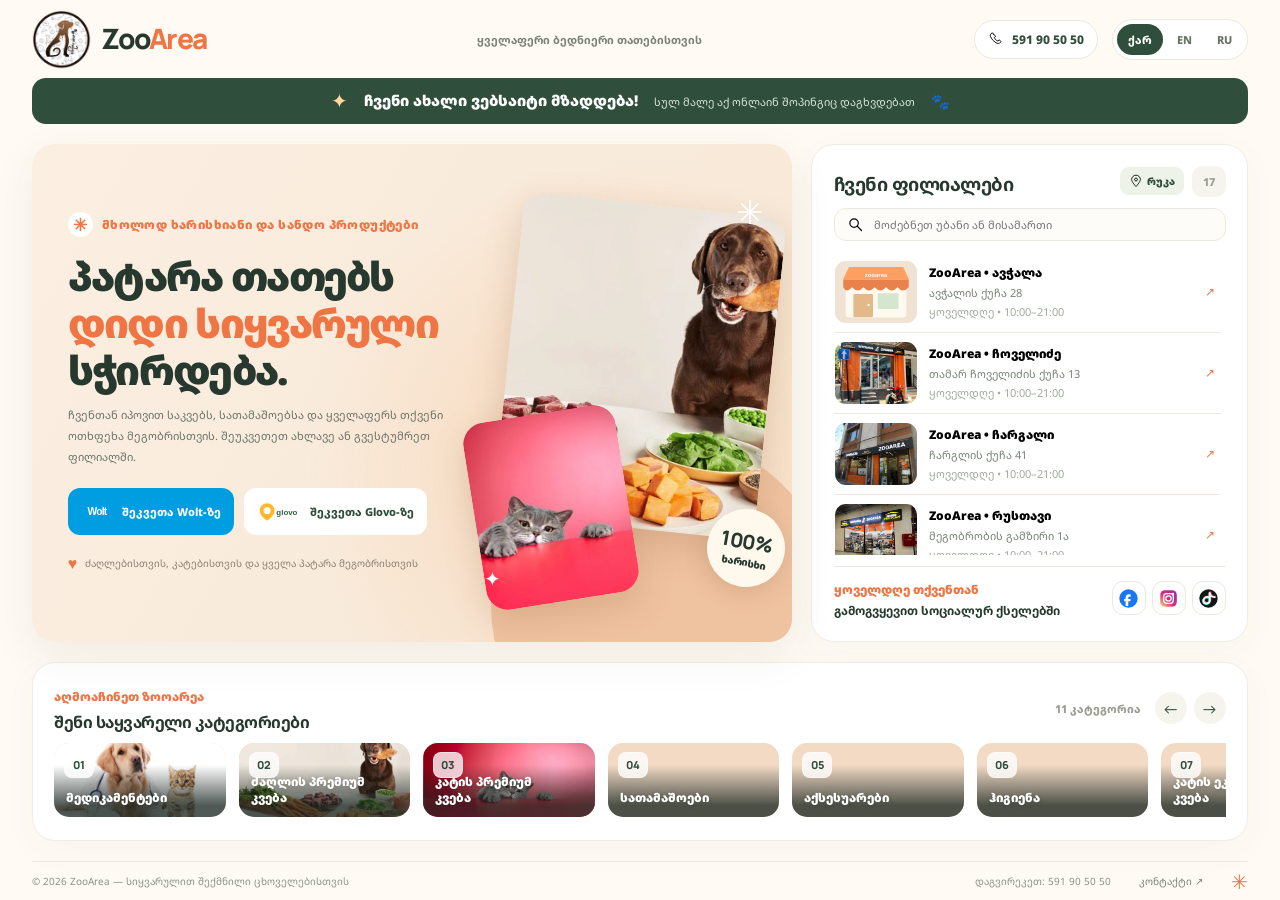
<file: index.html>
<!doctype html>
<html lang="ka">
<head>
  <meta charset="UTF-8" />
  <meta name="viewport" content="width=device-width, initial-scale=1, viewport-fit=cover" />
  <meta name="theme-color" content="#fffaf3" />
  <meta name="description" content="ZooArea — ყველაფერი თქვენი შინაური ცხოველებისთვის. იპოვეთ ფილიალი და შეუკვეთეთ Wolt-ის ან Glovo-ს მეშვეობით." />
  <title>ZooArea • ზოოარეა — ახალი ვებსაიტი მზადდება</title>
  <link rel="icon" href="assets/img/favicon.svg" type="image/svg+xml" />
  <link rel="preconnect" href="https://fonts.googleapis.com" />
  <link rel="preconnect" href="https://fonts.gstatic.com" crossorigin />
  <link href="https://fonts.googleapis.com/css2?family=Manrope:wght@400;500;600;700;800&family=Noto+Sans+Georgian:wght@400;500;600;700;800;900&display=swap" rel="stylesheet" />
  <!-- Prioritize above-the-fold images. Other photos load only when visible. -->
  <link rel="preload" href="assets/categories/dog-premium.webp" as="image" type="image/webp" fetchpriority="high" />
  <link rel="preload" href="assets/brand/transperent-logo.png" as="image" type="image/webp" />
   <link rel="icon" type="image/png" href="./assets/img/favicon.png">
  <link rel="stylesheet" href="assets/css/global.css" />
  <script src="assets/js/data.js" defer></script>
  <script src="assets/js/branch-photos.js" defer></script>
  <script src="assets/js/app.js" defer></script>
</head>
<body>
  <div class="preloader" id="preloader" role="status" aria-label="ZooArea იტვირთება">
    <div class="preloader-card"><img src="assets/brand/transperent-logo.png" width="75" height="75" alt="" /><strong>zoo<span>area</span></strong><small data-i18n="loading">ბედნიერი თათები უკვე მოდიან...</small><div class="loading-track"><div class="loading-progress"></div></div></div>
  </div>
  <div class="page-shell" id="home">
    <!-- Header: old layout, genuine brand logo and preserved KA/EN/RU switcher. -->
    <header class="header">
      <a class="brand" href="#home" aria-label="ZooArea — მთავარი">
        <img class="brand-image" src="assets/brand/transperent-logo.png" alt="ZooArea ლოგო" width="59" height="59" decoding="async" fetchpriority="high" />
        <span class="brand-name"><strong>Zoo<span>Area</span></strong></span>
      </a>
      <p class="header-caption" data-i18n="headerCaption">ყველაფერი ბედნიერი თათებისთვის</p>
      <div class="header-actions">
        <a class="header-phone" href="tel:+995591905050" aria-label="დაგვირეკეთ ნომერზე 591 90 50 50"><img src="assets/icons/phone.svg" alt="" class="ui-icon" /> <span>591 90 50 50</span></a>
        <div class="language" role="group" aria-label="Language">
          <button type="button" data-lang="ka" class="active" aria-pressed="true">ქარ</button>
          <button type="button" data-lang="en" aria-pressed="false">EN</button>
          <button type="button" data-lang="ru" aria-pressed="false">RU</button>
        </div>
      </div>
    </header>

    <!-- Announcement is now a dedicated prominent block, not a subtle header pill. -->
    <div class="announcement" role="status">
      <span class="announcement-icon" aria-hidden="true">✦</span>
      <strong data-i18n="announcement">ჩვენი ახალი ვებსაიტი მზადდება!</strong>
      <span class="announcement-detail" data-i18n="announcementDetail">სულ მალე აქ ონლაინ შოპინგიც დაგხვდებათ</span>
      <span class="announcement-paw" aria-hidden="true">🐾</span>
    </div>

    <main class="main" id="mainContent">
      <!-- Preserves the original old site's left hero / right branches composition. -->
      <section class="hero" aria-labelledby="heroTitle">
        <div class="hero-copy">
          <div class="eyebrow"><span class="eyebrow-symbol">✳</span><span data-i18n="eyebrow">მხოლოდ ხარისხიანი და სანდო პროდუქტები </span></div>
          <h1 id="heroTitle" data-i18n-html="heroTitle">პატარა თათებს <em>დიდი სიყვარული</em> სჭირდება.</h1>
          <p class="lead" data-i18n="heroDescription">ჩვენთან იპოვით საკვებს, სათამაშოებსა და ყველაფერს თქვენი ოთხფეხა მეგობრისთვის. შეუკვეთეთ ახლავე ან გვესტუმრეთ ფილიალში.</p>
          <div class="delivery">
            <a class="cta cta-wolt" id="woltHero" href="https://wolt.com/ka/geo/tbilisi/brand/zooarea" target="_blank" rel="noopener noreferrer">
              <img class="wolt-logo" src="assets/icons/wolt.svg" alt="Wolt" loading="lazy" />
              <span data-i18n="woltOrder">შეკვეთა Wolt-ზე</span>
            </a>
            <a class="cta cta-glovo" id="glovoHero" href="https://glovoapp.com/ka/ge/tbilisi/stores/zooarea-tbi" target="_blank" rel="noopener noreferrer">
              <img class="glovo-logo" src="assets/icons/glovo.svg" alt="Glovo" loading="lazy" />
              <span data-i18n="glovoOrder">შეკვეთა Glovo-ზე</span>
            </a>
          </div>
          <div class="hero-note"><span aria-hidden="true">♥</span><span data-i18n="heroNote">ძაღლებისთვის, კატებისთვის და ყველა პატარა მეგობრისთვის</span></div>
        </div>
        <div class="hero-art" aria-label="ძაღლისა და კატის ფოტოები">
          <div class="hero-orb"></div>
          <img class="hero-dog" src="assets/categories/dog-premium.webp" alt="ძაღლი" loading="eager" decoding="async" fetchpriority="high" width="390" height="390" />
          <img class="hero-cat" src="assets/categories/cat-premium.webp" alt="კატა" loading="eager" decoding="async" width="390" height="390" />
          <span class="hero-star one" aria-hidden="true">✳</span>
          <span class="hero-star two" aria-hidden="true">✦</span>
          <div class="hero-sticker"><strong>100%</strong><small data-i18n="sticker">ხარისხი</small></div>
        </div>
      </section>

      <!-- Branches are no longer chips: each entry shows a photo, address and details. -->
      <aside class="directory" id="branches" aria-labelledby="branchesTitle">
        <div class="panel-heading">
          <div><h2 id="branchesTitle" data-i18n="branchesTitle">ჩვენი ფილიალები</h2></div>
          <div class="directory-heading-actions"><button type="button" id="directoryMap" class="directory-map" data-i18n-title="viewMap" title="რუკის ნახვა"><img class="ui-icon" src="assets/icons/map.svg" alt="" /><span data-i18n="mapShort">რუკა</span></button><span id="branchCount" class="branch-count">21</span></div>
        </div>
        <label class="branch-search"><img src="assets/icons/search.svg" class="ui-icon" alt="" /><input id="branchSearch" type="search" autocomplete="off" data-i18n-placeholder="branchSearch" placeholder="მოძებნეთ უბანი ან მისამართი" aria-label="ფილიალის ძებნა" /></label>
        <div class="branch-scroll" id="branchList" tabindex="0" aria-label="ფილიალების ჩამონათვალი, შიდა სქროლით"></div>
        <div class="directory-bottom">
          <div><span class="section-kicker" data-i18n="socialKicker">ყოველდღე თქვენთან</span><h3 data-i18n="followUs">გამოგვყევით სოციალურ ქსელებში</h3></div>
          <div class="social-icons">
            <a href="https://www.facebook.com/zooarea.ge" id="facebook" target="_blank" rel="noopener noreferrer" aria-label="Facebook"><img src="assets/icons/facebook.svg" alt="" /></a>
            <a href="https://www.instagram.com/zooarea.ge/" id="instagram" target="_blank" rel="noopener noreferrer" aria-label="Instagram"><img src="assets/icons/instagram.svg" alt="" /></a>
            <a href="https://www.tiktok.com/@zooarea" id="tiktok" target="_blank" rel="noopener noreferrer" aria-label="TikTok"><img src="assets/icons/tiktok.svg" alt="" /></a>
          </div>
        </div>
      </aside>

      <!-- Replaces four demo products with all eleven supplied category photos. -->
      <section class="products" id="categories" aria-labelledby="categoriesTitle">
        <div class="panel-heading categories-heading">
          <div><span class="section-kicker" data-i18n="categoriesKicker">აღმოაჩინეთ ზოოარეა</span><h2 id="categoriesTitle" data-i18n="categoriesTitle">შენი საყვარელი კატეგორიები</h2></div>
          <div class="carousel-controls">
            <span class="categories-count" id="categoryCount">11 კატეგორია</span>
            <button type="button" id="categoryPrev" aria-label="წინა კატეგორიები">←</button>
            <button type="button" id="categoryNext" aria-label="შემდეგი კატეგორიები">→</button>
          </div>
        </div>
        <div class="category-track" id="categoryTrack" tabindex="0" aria-label="კატეგორიების ჰორიზონტალური სქროლი"></div>
      </section>
    </main>

    <footer class="footer">
      <span>© <span id="year"></span> ZooArea <span data-i18n="copyright">— სიყვარულით შექმნილი ცხოველებისთვის</span></span>
      <div class="footer-links"><a href="tel:+995591905050" data-i18n="phoneAction">დაგვირეკეთ: 591 90 50 50</a><button type="button" id="footerContact" data-i18n="contact">კონტაქტი ↗</button><span class="footer-paw">✳</span></div>
    </footer>

    <nav class="mobile-tabs" aria-label="მობილური ნავიგაცია">
      <button type="button"  data-tab="home" class="active" ><img class="tab-icon" src="assets/icons/home.svg" alt="" /><small data-i18n="tabHome">მთავარი</small></button>
      <button type="button" data-tab="categories"><img class="tab-icon" src="assets/icons/category.svg" alt="" /><small data-i18n="tabCategories">კატეგორიები</small></button>
      <button type="button" data-tab="branches"><img class="tab-icon" src="assets/icons/map.svg" alt="" /><small data-i18n="tabBranches">ფილიალები</small></button>
      <button type="button" data-tab="contact"><img class="tab-icon" src="assets/icons/phone.svg" alt="" /><small data-i18n="tabContact">კონტაქტი</small></button>
    </nav>
    <section class="mobile-panel" id="mobilePanel" aria-labelledby="mobilePanelTitle" hidden>
      <div class="mobile-panel-head"><h2 id="mobilePanelTitle"></h2></div>
      <div id="mobilePanelBody" class="mobile-panel-body"></div>
    </section>
  </div>

  <!-- Decorative walking mascot: ignores pointer events and honors reduced-motion. -->
  <div class="mascot-path" aria-hidden="true"><div class="mascot-walker"><svg viewBox="0 0 130 98" aria-hidden="true">
<ellipse cx="62" cy="91" rx="50" ry="4" fill="#294338" opacity=".16"/>
<g class="dog-tail"><path d="M32 46 Q6 42 8 21" fill="none" stroke="#c58045" stroke-width="12" stroke-linecap="round"/><path d="M8 21q2-8 11-7" fill="none" stroke="#eaa660" stroke-width="5" stroke-linecap="round"/></g>
<g class="dog-leg leg-back"><rect x="35" y="67" width="13" height="24" rx="6" fill="#b97b45"/><ellipse cx="40" cy="88" rx="10" ry="5" fill="#a66639"/></g>
<g class="dog-leg leg-front"><rect x="81" y="68" width="13" height="24" rx="6" fill="#c78d4c"/><ellipse cx="90" cy="89" rx="10" ry="5" fill="#b8763c"/></g>
<ellipse cx="62" cy="58" rx="41" ry="28" fill="#d79a58"/><ellipse cx="67" cy="60" rx="26" ry="18" fill="#edb577" opacity=".9"/>
<path d="M86 36 105 21q15-1 20 12l-2 27q-8 19-25 15l-14-13Z" fill="#dfa76a"/>
<path d="M91 29q-14-15-21-3-2 19 14 24Z" fill="#a36b40"/><path d="M111 26q12-14 18-7 4 12-8 21Z" fill="#a36b40"/>
<ellipse cx="119" cy="55" rx="12" ry="8" fill="#f2c995"/><circle cx="126" cy="50" r="5" fill="#45362c"/>
<circle cx="109" cy="39" r="3.6" fill="#342922"/><circle cx="110" cy="38" r="1" fill="white"/>
<path d="m115 61 3 3 5-3" stroke="#6a4733" stroke-width="2" fill="none" stroke-linecap="round"/>
<path d="M86 43q9 9 13 21" stroke="#428b75" stroke-width="6" stroke-linecap="round"/><circle cx="96" cy="58" r="6" fill="#f4c75d" stroke="#dbaf35" stroke-width="1.5"/><path d="M94 58h4" stroke="#b18a29" stroke-width="1.5"/>
<g class="dog-leg leg-back"><path d="M48 74v15" stroke="#c18a4f" stroke-width="11" stroke-linecap="round"/></g>
<g class="dog-leg leg-front"><path d="M83 75v14" stroke="#dba164" stroke-width="11" stroke-linecap="round"/></g>
</svg></div></div>
  <!-- Multiple photos are shown here after they are added to assets/branches/{id}. -->
  <dialog id="branchDialog" class="branch-dialog" aria-labelledby="dialogTitle">
    <button type="button" class="dialog-close" id="closeBranchDialog" aria-label="დახურვა">✕</button>
    <div class="dialog-photo"><img id="dialogImage" alt="ფილიალის ფოტო" /><button type="button" class="gallery-arrow gallery-prev" id="photoPrev" aria-label="წინა ფოტო">‹</button><button type="button" class="gallery-arrow gallery-next" id="photoNext" aria-label="შემდეგი ფოტო">›</button><span id="photoCount"></span></div>
    <div class="dialog-thumbs" id="dialogThumbs" aria-label="ფილიალის ფოტოგალერეა"></div>
    <div class="dialog-copy"><span class="section-kicker" data-i18n="branchDetail">ZOOAREA • ფილიალი</span><h2 id="dialogTitle"></h2><p id="dialogAddress"></p><p class="dialog-photo-note" id="photoNotice" hidden></p><div class="dialog-actions"><button type="button" id="toggleInlineMap" class="inline-map-button" aria-expanded="false" aria-controls="dialogMapPanel"><img src="assets/icons/map.svg" class="ui-icon" alt="" /><span data-i18n="mapPreview">რუკის ჩვენება</span></button><a id="dialogMap" href="#" target="_blank" rel="noopener noreferrer" data-i18n="openMap">Google Maps ↗</a><a id="dialogPhone" href="#" data-i18n="callBranch">დარეკვა ↗</a></div><div class="inline-map-panel" id="dialogMapPanel" hidden><iframe id="dialogMapFrame" title="Google Maps — ფილიალის მდებარეობა" loading="lazy" referrerpolicy="no-referrer-when-downgrade" allowfullscreen></iframe><p data-i18n="mapHint">თუ რუკა არ ჩაიტვირთა, გახსენით Google Maps ბმულით.</p></div><small id="dialogHours">ყოველდღე • 10:00–21:00</small></div>
  </dialog>
  <dialog id="categoryDialog" class="category-dialog" aria-labelledby="categoryDialogTitle">
    <button type="button" id="closeCategoryDialog" class="dialog-close" aria-label="დახურვა">✕</button>
    <img id="categoryDialogImage" class="category-dialog-image" alt="" loading="lazy" decoding="async" />
    <div class="category-dialog-copy"><span class="section-kicker" data-i18n="categoriesKicker">აღმოაჩინეთ ზოოარეა</span><h2 id="categoryDialogTitle"></h2><p data-i18n="categoryDescription">შეარჩიეთ პროდუქცია ჩვენს ფილიალებში ან მიტანის პლატფორმებზე.</p><div class="category-dialog-actions"><a id="categoryWoltLink" target="_blank" rel="noopener noreferrer" data-i18n="orderWolt">Wolt-ზე</a><a id="categoryGlovoLink" target="_blank" rel="noopener noreferrer" data-i18n="orderGlovo">Glovo-ზე</a></div></div>
  </dialog>
  <dialog id="contactDialog" class="contact-dialog" aria-labelledby="contactTitle">
    <button type="button" class="dialog-close" id="closeContactDialog" aria-label="დახურვა">✕</button>
    <span class="section-kicker">ZOOAREA</span><h2 id="contactTitle" data-i18n="contactTitle">დაგვიკავშირდით</h2>
    <p data-i18n="contactDescription">შეგიძლიათ დაგვიკავშირდეთ, მოგვწეროთ ან შეუკვეთოთ სასურველი პროდუქტები.</p>
    <div class="contact-hours"><img class="ui-icon" src="assets/icons/clock.svg" alt="" /><span data-i18n="contactHours">ფილიალების სამუშაო საათები: ყოველდღე 10:00–21:00</span></div>
    <div id="contactLinks" class="contact-links"></div>
  </dialog>
</body>
</html>
</file>
<file: assets/css/global.css>
@charset "UTF-8";
/*
 * ZooArea landing page — global theme and component styles.
 * Change colors, fonts and radii here. Plain CSS-compatible SCSS: no build needed.
 * After editing this file, run: cp assets/scss/global.scss assets/css/global.css
 */
:root {
  --cream: #fffaf3;
  --paper: #ffffff;
  --ink: #27392f;
  --muted: #788277;
  --orange: #fa9b62;
  --orange-deep: #ef7644;
  --blue: #009DE0;
  --green: #304e3c;
  --mint: #e4f1df;
  --line: #eae9df;
  --soft-peach: #f9e9d9;
  --shadow: 0 14px 44px rgba(47, 68, 45, 0.075);
  --radius: 23px;
  --font: "Noto Sans Georgian", "Manrope", sans-serif;
  --space: clamp(13px, 1.55vw, 25px);
}

/* Reset, focus and one-screen dashboard frame */
* {
  box-sizing: border-box;
}

html,
body {
  width: 100%;
  height: 100%;
  margin: 0;
  overflow: hidden;
}

body {
  background: #e9eade;
  color: var(--ink);
  font-family: var(--font);
  -webkit-font-smoothing: antialiased;
}

button,
input {
  font: inherit;
}

button {
  border: none;
  cursor: pointer;
}

a {
  color: inherit;
  text-decoration: none;
}

button:focus-visible,
a:focus-visible,
input:focus-visible,
[tabindex]:focus-visible {
  outline: 3px solid var(--orange-deep);
  outline-offset: 2px;
}

[hidden] {
  display: none !important;
}

.page-shell {
  width: min(1760px, 100%);
  height: 100dvh;
  min-height: 0;
  margin: 0 auto;
  padding: 0 clamp(15px, 2.5vw, 44px);
  display: flex;
  flex-direction: column;
  overflow: hidden;
  background: var(--cream);
  box-shadow: var(--shadow);
}

/* Brand and top-level status */
.header {
  height: 78px;
  flex: 0 0 78px;
  display: flex;
  align-items: center;
  justify-content: space-between;
  gap: 16px;
}

.brand {
  display: flex;
  align-items: center;
  gap: 10px;
  min-width: 0;
}

.brand-image {
  width: 59px;
  height: 59px;
  object-fit: contain;
  flex: 0 0 auto;
}

.brand-name strong {
  font-family: "Manrope", sans-serif;
  font-size: 28px;
  font-weight: 800;
  letter-spacing: -1.9px;
  line-height: 1;
}

.brand-name strong span {
  color: var(--orange-deep);
}

.brand-name small {
  font: 800 8px "Manrope", sans-serif;
  letter-spacing: 2.5px;
  margin-top: 7px;
}

.header-caption {
  margin: 0;
  font-size: 11px;
  font-weight: 700;
  color: var(--muted);
}

.header-actions {
  display: flex;
  align-items: center;
  gap: 14px;
}

.header-phone {
  font-size: 12px;
  font-weight: 800;
  color: var(--green);
  border: 1px solid var(--line);
  border-radius: 22px;
  background: white;
  padding: 10px 13px;
  white-space: nowrap;
}

.language {
  display: flex;
  gap: 3px;
  padding: 4px;
  border-radius: 22px;
  border: 1px solid var(--line);
  background: white;
}

.language button {
  padding: 8px 11px;
  background: transparent;
  color: #667263;
  border-radius: 18px;
  font-size: 11px;
  font-weight: 800;
}

.language button.active {
  background: var(--green);
  color: white;
}

.announcement {
  background: var(--green);
  color: white;
  flex: 0 0 auto;
  min-height: 46px;
  padding: 10px 20px;
  border-radius: 14px;
  display: flex;
  align-items: center;
  justify-content: center;
  gap: 16px;
  text-align: center;
}

.announcement-icon {
  color: #ffd99f;
  font-size: 20px;
  line-height: 1;
}

.announcement strong {
  font-size: clamp(12px, 1.16vw, 18px);
  font-weight: 900;
  line-height: 1.3;
}

.announcement-detail {
  font-size: 11px;
  color: #d8e6d8;
}

.announcement-paw {
  font-size: 15px;
}

/* Main layout, unchanged concept from the first version */
.main {
  flex: 1;
  min-height: 0;
  display: grid;
  grid-template-columns: minmax(0, 1.27fr) minmax(315px, 0.73fr);
  grid-template-rows: minmax(0, 1fr) minmax(165px, 0.36fr);
  gap: var(--space);
  padding: var(--space) 0;
}

.hero {
  min-width: 0;
  min-height: 0;
  border-radius: var(--radius);
  background: linear-gradient(120deg, #fbefe2 0%, #f7e4d3 100%);
  box-shadow: var(--shadow);
  position: relative;
  overflow: hidden;
  display: flex;
  align-items: center;
}

.hero-copy {
  width: 61%;
  min-width: 0;
  padding: 24px 0 24px clamp(23px, 2.8vw, 49px);
  z-index: 2;
  position: relative;
}

.eyebrow,
.section-kicker {
  color: var(--orange-deep);
  text-transform: uppercase;
  font-size: 12px;
  font-weight: 900;
}

.eyebrow {
  display: flex;
  align-items: center;
  gap: 9px;
  letter-spacing: 0.4px;
}

.eyebrow-symbol {
  display: grid;
  place-items: center;
  width: 25px;
  height: 25px;
  background: white;
  border-radius: 50%;
  font-size: 17px;
}

.hero h1 {
  font-size: clamp(30px, 3.13vw, 60px);
  font-weight: 900;
  line-height: 1.18;
  letter-spacing: -1.7px;
  margin: 15px 0 12px;
  max-width: 670px;
}

.hero h1 em {
  color: var(--orange-deep);
  font-style: normal;
}

.lead {
  color: #6a7368;
  font-size: clamp(11px, 0.87vw, 14px);
  line-height: 1.85;
  margin: 0;
  max-width: 385px;
}

.delivery {
  display: flex;
  flex-wrap: wrap;
  gap: 10px;
  margin-top: 21px;
}

.cta {
  min-height: 47px;
  padding: 8px 13px;
  border-radius: 12px;
  display: inline-flex;
  align-items: center;
  justify-content: center;
  gap: 9px;
  font-size: 11px;
  font-weight: 800;
  transition: transform 0.2s, box-shadow 0.2s;
  white-space: nowrap;
}

.cta:hover {
  transform: translateY(-2px);
  box-shadow: 0 8px 20px rgba(52, 75, 53, 0.1450980392);
}

.cta-wolt {
  color: white;
  background: var(--blue);
}

.cta-glovo {
  color: var(--green);
  background: white;
}

.cta img {
  width: 32px;
  height: 29px;
  flex: 0 0 32px;
  object-fit: contain;
}

.cta .wolt-logo {
  border-radius: 7px;
}

.cta .glovo-logo {
  width: 44px;
  height: 23px;
  flex-basis: 44px;
}

.hero-note {
  display: flex;
  align-items: center;
  gap: 8px;
  color: #887f72;
  font-size: 10px;
  margin-top: 17px;
}

.hero-note > span:first-child {
  color: var(--orange-deep);
  font-size: 16px;
}

.hero-art {
  position: absolute;
  width: 45%;
  height: 100%;
  right: 0;
  top: 0;
  z-index: 1;
  pointer-events: none;
}

.hero-orb {
  position: absolute;
  width: 100%;
  aspect-ratio: 1;
  right: -12%;
  bottom: -27%;
  background: #efc2a0;
  border-radius: 50%;
}

.hero-dog,
.hero-cat {
  position: absolute;
  object-fit: cover;
  border-radius: 22px;
  box-shadow: 0 12px 35px rgba(141, 95, 61, 0.231372549);
}

.hero-dog {
  z-index: 2;
  width: 77%;
  height: 65%;
  right: 6%;
  top: 12%;
  transform: rotate(6deg);
  object-position: 76% center;
}

.hero-cat {
  z-index: 3;
  width: 45%;
  height: 38%;
  left: 7%;
  bottom: 8%;
  transform: rotate(-9deg);
  object-position: 65% center;
}

.hero-star {
  position: absolute;
  z-index: 4;
  color: white;
}

.hero-star.one {
  top: 9%;
  right: 8%;
  font-size: 33px;
}

.hero-star.two {
  bottom: 10%;
  left: 10%;
  font-size: 20px;
}

.hero-sticker {
  position: absolute;
  z-index: 5;
  right: 2%;
  bottom: 11%;
  width: 78px;
  height: 78px;
  border-radius: 50%;
  display: flex;
  justify-content: center;
  align-items: center;
  flex-direction: column;
  transform: rotate(10deg);
  background: #fff9ed;
  box-shadow: 0 6px 22px rgba(125, 86, 51, 0.1960784314);
}

.hero-sticker strong {
  font: 900 20px "Manrope", sans-serif;
}

.hero-sticker small {
  font-size: 10px;
  font-weight: 900;
}

/* Right directory: photo thumbnails with internal vertical scrolling */
.directory,
.products {
  min-height: 0;
  overflow: hidden;
  background: var(--paper);
  border: 1px solid #f0ede7;
  border-radius: var(--radius);
  padding: clamp(15px, 1.65vw, 29px);
  box-shadow: 0 10px 35px rgba(71, 77, 58, 0.0352941176);
}

.directory {
  display: flex;
  flex-direction: column;
  gap: 11px;
}

.panel-heading {
  display: flex;
  justify-content: space-between;
  align-items: center;
  gap: 10px;
}

.panel-heading h2 {
  font-size: clamp(16px, 1.45vw, 25px);
  line-height: 1.3;
  margin: 6px 0 0;
  letter-spacing: -0.5px;
}

.branch-count,
.categories-count {
  font-size: 11px;
  color: #9c9c93;
  font-weight: 800;
}

.branch-count {
  background: #f6f5ed;
  border-radius: 10px;
  padding: 8px 11px;
}

.branch-search {
  display: flex;
  align-items: center;
  gap: 8px;
  border: 1px solid var(--line);
  border-radius: 12px;
  padding: 7px 12px;
  flex: 0 0 auto;
  background: #fdfcf8;
}

.branch-search > span {
  color: var(--orange-deep);
  font-size: 22px;
  line-height: 1;
}

.branch-search input {
  background: transparent;
  min-width: 0;
  width: 100%;
  outline: 0;
  border: 0;
  color: var(--ink);
  font-size: 11px;
}

.branch-scroll {
  min-height: 0;
  flex: 1;
  overflow: auto;
  overscroll-behavior: contain;
  padding-right: 5px;
  scrollbar-width: thin;
  scrollbar-color: #e8c0a1 #fff;
}

.branch-card {
  width: 100%;
  min-height: 78px;
  display: flex;
  align-items: center;
  gap: 12px;
  padding: 9px 6px 9px 1px;
  text-align: left;
  background: white;
  border-bottom: 1px solid #eeeae2;
}

.branch-card:hover {
  background: #fffaf5;
}

.branch-picture {
  display: block;
  width: 82px;
  height: 62px;
  flex: 0 0 82px;
  overflow: hidden;
  border-radius: 11px;
  background: #e7ede3;
}

.branch-picture img {
  width: 100%;
  height: 100%;
  display: block;
  object-fit: cover;
}

.branch-card-info {
  flex: 1;
  min-width: 0;
  display: block;
}

.branch-card-info strong {
  display: block;
  font-size: 12px;
  line-height: 1.4;
  font-weight: 900;
  overflow: hidden;
  text-overflow: ellipsis;
  white-space: nowrap;
}

.branch-address {
  display: block;
  font-size: 11px;
  color: var(--muted);
  margin: 4px 0;
  overflow: hidden;
  text-overflow: ellipsis;
  white-space: nowrap;
}

.branch-card-info small {
  display: block;
  font-size: 11px;
  color: #a1aa9e;
}

.branch-card-arrow {
  font-size: 12px;
  color: var(--orange-deep);
}

.empty-state {
  font-size: 12px;
  color: var(--muted);
  line-height: 1.7;
}

.directory-bottom {
  display: flex;
  align-items: center;
  justify-content: space-between;
  border-top: 1px solid var(--line);
  padding-top: 10px;
  gap: 10px;
}

.directory-bottom h3 {
  margin: 4px 0 0;
  font-size: 12px;
  line-height: 1.4;
}

.social-icons {
  display: flex;
  gap: 6px;
}

.social-icons a {
  flex: 0 0 30px;
  height: 30px;
  width: 30px;
  display: grid;
  place-items: center;
  border: 1px solid var(--line);
  border-radius: 10px;
  color: var(--green);
  font-size: 17px;
}

.social-icons a:hover {
  color: white;
  background: var(--orange-deep);
}

/* Bottom category carousel, with user-provided photos */
.products {
  grid-column: 1/-1;
  display: flex;
  flex-direction: column;
  gap: 10px;
}

.categories-heading h2 {
  font-size: clamp(15px, 1.26vw, 21px);
}

.carousel-controls {
  display: flex;
  gap: 7px;
  align-items: center;
}

.categories-count {
  margin-right: 7px;
}

.carousel-controls button {
  background: #f5f5ee;
  border-radius: 50%;
  width: 32px;
  height: 32px;
  font-size: 17px;
  color: var(--green);
}

.carousel-controls button:hover {
  background: #e9eee5;
}

.category-track {
  display: flex;
  min-width: 0;
  min-height: 0;
  flex: 1;
  gap: 12px;
  overflow-x: auto;
  overflow-y: hidden;
  scroll-snap-type: x mandatory;
  scrollbar-width: thin;
  scrollbar-color: #f0c9a5 transparent;
  padding-bottom: 2px;
}

.category-card {
  position: relative;
  flex: 0 0 clamp(152px, 13.4vw, 215px);
  min-width: 0;
  border-radius: 15px;
  overflow: hidden;
  background: #f9eee6;
  scroll-snap-align: start;
}

.category-card img {
  width: 100%;
  height: 100%;
  display: block;
  object-fit: cover;
  transition: transform 0.3s;
}

.category-card:hover img {
  transform: scale(1.05);
}

.category-card::after {
  content: "";
  position: absolute;
  inset: 43% 0 0;
  background: linear-gradient(transparent, rgba(22, 32, 23, 0.76));
  pointer-events: none;
}

.category-name {
  position: absolute;
  bottom: 9px;
  left: 11px;
  right: 11px;
  color: white;
  font-size: 11px;
  font-weight: 900;
  line-height: 1.35;
  z-index: 1;
  text-shadow: 0 1px 4px rgba(20, 39, 27, 0.2509803922);
}

/* Footer and mobile navigation */
.footer {
  flex: 0 0 39px;
  display: flex;
  justify-content: space-between;
  align-items: center;
  gap: 12px;
  border-top: 1px solid var(--line);
  font-size: 10px;
  color: #899284;
}

.footer-links {
  display: flex;
  gap: 22px;
  align-items: center;
}

.footer-links button {
  background: transparent;
  color: var(--muted);
  font-size: 10px;
}

.footer-links a:hover,
.footer-links button:hover {
  color: var(--orange-deep);
}

.footer-paw {
  color: var(--orange-deep);
  font-size: 20px;
}

.mobile-tabs,
.mobile-panel {
  display: none;
}

/* Detailed store photos dialog */
.branch-dialog,
.contact-dialog {
  position: fixed;
  padding: 0;
  border: 0;
  width: min(670px, 100% - 28px);
  max-height: min(90dvh, 850px);
  overflow-y: auto;
  border-radius: 23px;
  color: var(--ink);
  background: var(--cream);
  box-shadow: 0 28px 95px rgba(21, 41, 28, 0.3764705882);
}

.branch-dialog::backdrop,
.contact-dialog::backdrop {
  background: rgba(26, 44, 33, 0.65);
  backdrop-filter: blur(5px);
}

.dialog-close {
  position: absolute;
  top: 13px;
  right: 14px;
  z-index: 4;
  width: 35px;
  height: 35px;
  border-radius: 50%;
  background: white;
  font-size: 16px;
  box-shadow: 0 5px 12px rgba(38, 53, 27, 0.1450980392);
}

.dialog-photo {
  position: relative;
  height: clamp(200px, 34vh, 340px);
  background: #edf0e6;
  overflow: hidden;
}

.dialog-photo > img {
  width: 100%;
  height: 100%;
  display: block;
  object-fit: cover;
}

.dialog-photo > span {
  position: absolute;
  bottom: 12px;
  right: 16px;
  color: var(--ink);
  font-size: 11px;
  font-weight: 800;
  background: white;
  border-radius: 18px;
  padding: 6px 12px;
}

.gallery-arrow {
  position: absolute;
  top: 50%;
  transform: translateY(-50%);
  width: 38px;
  height: 38px;
  background: rgba(255, 254, 247, 0.9098039216);
  border-radius: 50%;
  font-size: 26px;
  z-index: 2;
}

.gallery-prev {
  left: 11px;
}

.gallery-next {
  right: 11px;
}

.dialog-thumbs {
  display: flex;
  align-items: center;
  gap: 9px;
  overflow-x: auto;
  padding: 13px 23px 2px;
}

.gallery-thumb {
  flex: 0 0 85px;
  height: 64px;
  overflow: hidden;
  border-radius: 11px;
  border: 3px solid transparent;
  padding: 0;
  background: #f1efe8;
}

.gallery-thumb.selected {
  border-color: var(--orange-deep);
}

.gallery-thumb img {
  width: 100%;
  height: 100%;
  display: block;
  object-fit: cover;
}

.dialog-copy {
  padding: 18px 25px 26px;
}

.dialog-copy h2 {
  font-size: clamp(20px, 2.4vw, 27px);
  margin: 6px 0 7px;
}

.dialog-copy > p {
  color: var(--muted);
  font-size: 13px;
  line-height: 1.6;
  margin: 0 0 13px;
}

.dialog-copy .dialog-photo-note {
  background: #fff0df;
  color: #806247;
  padding: 9px 12px;
  border-radius: 10px;
  font-size: 11px;
}

.dialog-actions {
  display: flex;
  gap: 10px;
  flex-wrap: wrap;
  margin: 15px 0;
}

.dialog-actions a {
  background: var(--green);
  color: white;
  font-size: 12px;
  font-weight: 800;
  padding: 12px 15px;
  border-radius: 10px;
}

.dialog-actions a:last-child {
  background: white;
  color: var(--green);
  border: 1px solid var(--line);
}

.dialog-copy small {
  color: var(--muted);
  font-size: 11px;
}

.contact-dialog {
  padding: 26px;
  width: min(480px, 100% - 28px);
}

.contact-dialog h2 {
  margin: 8px 0;
  font-size: 25px;
}

.contact-dialog > p {
  font-size: 13px;
  color: var(--muted);
  line-height: 1.75;
}

.contact-links {
  display: grid;
  gap: 8px;
}

.contact-link {
  border: 1px solid var(--line);
  border-radius: 12px;
  padding: 12px 15px;
  font-size: 12px;
  font-weight: 800;
  background: white;
}

.contact-link:hover {
  background: #f7e9dc;
}

/* Medium desktops */
@media (max-width: 1220px) {
  .main {
    grid-template-columns: minmax(0, 1.12fr) minmax(305px, 0.88fr);
  }
  .hero-copy {
    width: 67%;
  }
  .hero-art {
    width: 43%;
  }
  .hero h1 {
    font-size: clamp(28px, 3.1vw, 44px);
  }
  .cta {
    font-size: 12px;
    padding: 8px 10px;
    gap: 6px;
  }
  .hero-dog {
    width: 88%;
    right: -6%;
  }
  .hero-cat {
    width: 54%;
    left: 2%;
  }
  .directory {
    padding: 17px;
  }
}
/* Low desktop screens still remain one-screen, with internal lists. */
@media (min-width: 901px) and (max-height: 740px) {
  .header {
    height: 62px;
    flex-basis: 62px;
  }
  .brand-image {
    height: 46px;
    width: 46px;
  }
  .brand-name strong {
    font-size: 24px;
  }
  .announcement {
    min-height: 38px;
    padding: 7px 15px;
  }
  .main {
    grid-template-rows: minmax(0, 1fr) minmax(129px, 0.36fr);
    gap: 11px;
    padding: 11px 0;
  }
  .hero h1 {
    font-size: clamp(27px, 2.8vw, 42px);
    margin: 9px 0 8px;
  }
  .hero-copy {
    padding-top: 12px;
    padding-bottom: 12px;
  }
  .delivery {
    margin-top: 12px;
  }
  .hero-note {
    display: none;
  }
  .products {
    padding: 12px 15px;
    gap: 8px;
  }
  .directory {
    gap: 7px;
  }
  .directory-bottom {
    padding-top: 7px;
  }
  .footer {
    flex-basis: 29px;
  }
}
/* Tablets: switch to first version's mobile navigation and overlay panels. */
@media (max-width: 900px) {
  .page-shell {
    padding: 0 18px;
  }
  .header-caption,
  .header-phone {
    display: none;
  }
  .header {
    flex-basis: 69px;
    height: 69px;
  }
  .main {
    display: flex;
    flex-direction: column;
    gap: 12px;
    padding: 12px 0 0;
  }
  .directory {
    display: none;
  }
  .hero {
    flex: 1;
  }
  .hero-copy {
    width: 61%;
    padding-left: 35px;
  }
  .hero-art {
    width: 43%;
  }
  .hero h1 {
    font-size: clamp(31px, 5vw, 52px);
  }
  .hero-note {
    display: none;
  }
  .category-card {
    flex-basis: 166px;
  }
  .footer {
    flex: 0 0 28px;
  }
  .footer-links {
    display: none;
  }
  .mobile-tabs {
    flex: 0 0 67px;
    margin: 0 -18px;
    display: grid;
    grid-template-columns: repeat(4, 1fr);
    align-items: center;
    border-top: 1px solid var(--line);
    padding: 3px 18px max(3px, env(safe-area-inset-bottom));
  }
  .mobile-tabs button {
    display: flex;
    flex-direction: column;
    gap: 3px;
    align-items: center;
    justify-content: center;
    background: transparent;
    color: #98a398;
  }
  .mobile-tabs button span {
    font-size: 21px;
    line-height: 1;
  }
  .mobile-tabs button small {
    font-size: 10px;
    font-weight: 900;
  }
  .mobile-tabs button.active {
    color: var(--orange-deep);
  }
  .mobile-panel:not([hidden]) {
    z-index: 11;
    position: fixed;
    inset: 125px 0 68px;
    display: flex;
    flex-direction: column;
    background: var(--cream);
    padding: 22px clamp(18px, 5vw, 50px);
    min-height: 0;
  }
  .mobile-panel-head {
    display: flex;
    justify-content: space-between;
    align-items: center;
    margin-bottom: 15px;
  }
  .mobile-panel-head h2 {
    font-size: 23px;
    margin: 0;
  }
  .mobile-panel-head button {
    height: 34px;
    width: 34px;
    border-radius: 50%;
    background: #f0ede5;
  }
  .mobile-panel-body {
    min-height: 0;
    overflow-y: auto;
    overscroll-behavior: contain;
    flex: 1;
  }
  .mobile-search {
    width: 100%;
    border: 1px solid var(--line);
    background: white;
    padding: 13px;
    border-radius: 13px;
    margin-bottom: 9px;
    font-size: 12px;
  }
  .mobile-branch-list .branch-card {
    padding: 11px 7px;
  }
  .mobile-category-grid {
    display: grid;
    grid-template-columns: repeat(3, minmax(0, 1fr));
    gap: 12px;
    padding: 0 0 20px;
  }
  .mobile-category {
    position: relative;
    border-radius: 14px;
    overflow: hidden;
    aspect-ratio: 1.33;
    background: #ede9e1;
  }
  .mobile-category img {
    width: 100%;
    height: 100%;
    object-fit: cover;
  }
  .mobile-category::after {
    content: "";
    position: absolute;
    inset: 45% 0 0;
    background: linear-gradient(transparent, rgba(27, 40, 29, 0.7607843137));
  }
  .mobile-category .category-name {
    font-size: 12px;
  }
  .mobile-panel-body > .contact-link {
    display: block;
    margin-bottom: 10px;
  }
}
@media (min-width: 621px) and (max-width: 900px) and (max-height: 800px) {
  .hero-copy {
    padding-top: 11px;
    padding-bottom: 11px;
  }
  .hero h1 {
    margin: 10px 0;
  }
}
@media (min-width: 621px) and (max-width: 900px) and (max-height: 710px) {
  .products {
    display: none;
  }
}
/* Phones: retain old one-screen hero and navigation. */
@media (max-width: 620px) {
  .page-shell {
    padding: 0 14px;
  }
  .header {
    height: 61px;
    flex-basis: 61px;
  }
  .brand-image {
    height: 48px;
    width: 48px;
  }
  .brand-name strong {
    font-size: 23px;
  }
  .brand-name small {
    font-size: 6px;
    letter-spacing: 1.9px;
    margin-top: 5px;
  }
  .language button {
    padding: 7px 8px;
    font-size: 10px;
  }
  .announcement {
    border-radius: 12px;
    min-height: 55px;
    gap: 7px;
    padding: 9px;
    flex-wrap: wrap;
  }
  .announcement strong {
    font-size: 12px;
  }
  .announcement-detail {
    width: 100%;
    font-size: 9px;
    order: 3;
  }
  .announcement-paw {
    display: none;
  }
  .main {
    padding-top: 10px;
    min-height: 0;
    gap: 0;
  }
  .hero {
    flex: 1;
    align-items: flex-start;
    border-radius: 20px;
  }
  .hero-copy {
    width: 100%;
    padding: clamp(16px, 3.5vh, 30px) 22px 10px;
    z-index: 5;
  }
  .eyebrow {
    font-size: 9px;
  }
  .hero h1 {
    font-size: clamp(28px, 7.8vw, 42px);
    letter-spacing: -1.2px;
    max-width: 370px;
    line-height: 1.19;
    margin: 11px 0;
  }
  .lead {
    font-size: 11px;
    line-height: 1.6;
    max-width: 360px;
  }
  .delivery {
    margin-top: 14px;
    gap: 7px;
  }
  .cta {
    min-height: 40px;
    padding: 7px 9px;
    font-size: 10px;
  }
  .cta img {
    width: 23px;
    height: 23px;
    flex-basis: 23px;
  }
  .cta .glovo-logo {
    width: 31px;
    flex-basis: 31px;
  }
  .hero-note {
    display: none;
  }
  .hero-art {
    width: 88%;
    height: 43%;
    right: -4%;
    top: auto;
    bottom: 0;
  }
  .hero-orb {
    bottom: -80%;
    right: -3%;
  }
  .hero-dog {
    width: 62%;
    height: 85%;
    top: 3%;
    right: 14%;
  }
  .hero-cat {
    width: 45%;
    height: 63%;
    left: 0;
    bottom: -1%;
  }
  .hero-sticker {
    height: 53px;
    width: 53px;
    bottom: 17%;
    right: 3%;
  }
  .hero-sticker strong {
    font-size: 14px;
  }
  .hero-sticker small {
    font-size: 8px;
  }
  .hero-star.one {
    font-size: 23px;
  }
  .hero-star.two {
    display: none;
  }
  .products {
    display: none;
  }
  .footer {
    height: 27px;
    flex-basis: 27px;
    font-size: 9px;
    border: 0;
  }
  .mobile-tabs {
    flex-basis: 66px;
    margin: 0 -14px;
    padding: 3px 14px max(3px, env(safe-area-inset-bottom));
  }
  .mobile-panel:not([hidden]) {
    inset: 117px 0 66px;
    padding: 19px 17px 10px;
  }
  .mobile-category-grid {
    grid-template-columns: repeat(2, minmax(0, 1fr));
    gap: 10px;
  }
  .mobile-category {
    aspect-ratio: 1.32;
  }
  .mobile-category .category-name {
    font-size: 11px;
  }
  .branch-dialog,
  .contact-dialog {
    max-height: 85dvh;
  }
  .dialog-photo {
    height: 210px;
  }
  .dialog-copy {
    padding: 17px 20px 22px;
  }
}
@media (max-width: 620px) and (max-height: 730px) {
  .hero-copy {
    padding-top: 13px;
  }
  .hero h1 {
    font-size: clamp(26px, 7vw, 35px);
    margin: 8px 0;
  }
  .lead {
    font-size: 10px;
  }
  .delivery {
    margin-top: 9px;
  }
  .hero-art {
    height: 38%;
  }
}
@media (max-width: 620px) and (max-height: 560px) {
  .hero-art {
    opacity: 0.26;
  }
  .hero-copy {
    padding-top: 9px;
  }
  .hero h1 {
    font-size: 25px;
  }
  .announcement {
    min-height: 43px;
  }
  .announcement-detail {
    display: none;
  }
  .mobile-panel:not([hidden]) {
    top: 105px;
  }
}
@media (prefers-reduced-motion: reduce) {
  *,
  *::before,
  *::after {
    scroll-behavior: auto !important;
    transition: none !important;
  }
}
/* -----------------------------------------------------------
 * 2026 interactive enhancements: icons, maps, micro-interactions
 * All styles are intentionally valid CSS and SCSS without build.
 * ----------------------------------------------------------- */
.ui-icon {
  width: 17px;
  height: 17px;
  display: inline-block;
  vertical-align: middle;
  flex: 0 0 auto;
}

.header-phone {
  display: flex;
  align-items: center;
  gap: 7px;
  transition: border-color 0.2s, transform 0.2s, background 0.2s;
}

.header-phone:hover {
  border-color: var(--orange);
  background: var(--soft-peach);
  transform: translateY(-2px);
}

.brand {
  transition: transform 0.3s ease;
}

.brand:hover {
  transform: translateY(-2px);
}

.brand-image {
  transition: transform 0.5s ease;
}

.brand:hover .brand-image {
  transform: rotate(-7deg);
}

.announcement {
  position: relative;
  isolation: isolate;
  overflow: hidden;
}

.announcement::after {
  content: "";
  position: absolute;
  top: -80%;
  bottom: -80%;
  left: -40%;
  width: 22%;
  transform: rotate(25deg);
  background: linear-gradient(90deg, transparent, rgba(255, 255, 255, 0.1058823529), transparent);
  animation: announcement-shine 11s ease-in-out infinite;
  pointer-events: none;
  z-index: -1;
}

@keyframes announcement-shine {
  0%, 76% {
    left: -40%;
  }
  94%, 100% {
    left: 130%;
  }
}
.hero {
  background: radial-gradient(circle at 76% 65%, #f7d8bb 0%, transparent 47%), linear-gradient(120deg, #fbefe2 0%, #f7e7d5 100%);
}

.hero-dog {
  animation: hero-dog-float 7s ease-in-out infinite;
}

.hero-cat {
  animation: hero-cat-float 8s ease-in-out infinite;
}

@keyframes hero-dog-float {
  0%, 100% {
    transform: rotate(6deg) translateY(0);
  }
  50% {
    transform: rotate(5deg) translateY(-7px);
  }
}
@keyframes hero-cat-float {
  0%, 100% {
    transform: rotate(-9deg) translateY(0);
  }
  50% {
    transform: rotate(-7deg) translateY(6px);
  }
}
.eyebrow-symbol {
  animation: paw-pulse 5.5s ease-in-out infinite;
}

@keyframes paw-pulse {
  0%, 90%, 100% {
    transform: scale(1);
  }
  95% {
    transform: scale(1.12) rotate(15deg);
  }
}
.cta {
  transition: transform 0.25s ease, box-shadow 0.25s ease, filter 0.25s ease;
}

.cta:hover {
  transform: translateY(-3px);
  box-shadow: 0 14px 24px rgba(52, 75, 53, 0.1607843137);
  filter: saturate(1.08);
}

.cta:active {
  transform: translateY(-1px) scale(0.985);
}

.directory-heading-actions {
  display: flex;
  align-items: center;
  gap: 8px;
}

.directory-map {
  display: flex;
  align-items: center;
  justify-content: center;
  gap: 4px;
  padding: 7px 9px;
  border-radius: 9px;
  color: var(--green);
  background: #edf3e9;
  font-size: 10px;
  font-weight: 900;
  white-space: nowrap;
  transition: background 0.2s, transform 0.2s;
}

.directory-map .ui-icon {
  width: 14px;
  height: 14px;
}

.directory-map:hover {
  background: #dbe9d5;
  transform: translateY(-2px);
}

.branch-search .ui-icon {
  width: 17px;
  height: 17px;
}

.branch-search:focus-within {
  border-color: #e8aa7c;
  box-shadow: 0 0 0 3px rgba(249, 220, 194, 0.5333333333);
}

.branch-card {
  transition: background 0.25s, padding-left 0.25s;
}

.branch-card:hover,
.branch-card:focus-visible {
  background: #fff7ef;
  padding-left: 5px;
}

.branch-picture img {
  transition: transform 0.45s ease;
}

.branch-card:hover .branch-picture img {
  transform: scale(1.09);
}

.branch-card-arrow {
  transition: transform 0.25s ease;
}

.branch-card:hover .branch-card-arrow {
  transform: translate(3px, -2px);
}

.social-icons a {
  border-radius: 11px;
  width: 34px;
  height: 34px;
  flex-basis: 34px;
  transition: transform 0.25s ease, box-shadow 0.25s ease, background 0.25s ease;
}

.social-icons a img {
  display: block;
  width: 21px;
  height: 21px;
}

.social-icons a:hover {
  transform: translateY(-3px) rotate(-4deg);
  box-shadow: 0 7px 14px rgba(41, 65, 46, 0.1254901961);
  background: #fff3ec;
}

.social-icons a:active {
  transform: translateY(-1px) scale(0.95);
}

.carousel-controls button {
  transition: transform 0.2s, background 0.2s, color 0.2s;
}

.carousel-controls button:hover {
  transform: scale(1.1);
  background: var(--green);
  color: white;
}

.category-track {
  gap: 13px;
  scroll-padding-left: 2px;
}

.category-card,
.mobile-category {
  cursor: pointer;
  border: 0;
  padding: 0;
  display: block;
  text-align: left;
  isolation: isolate;
}

.category-card {
  background: #f2dac5;
  transition: box-shadow 0.3s, transform 0.3s;
}

.category-card img,
.mobile-category img {
  display: block;
  width: 100%;
  height: 100%;
  object-fit: cover;
  transition: transform 0.55s cubic-bezier(0.22, 1, 0.36, 1), filter 0.35s;
}

.category-card:hover,
.category-card:focus-visible {
  transform: translateY(-3px);
  box-shadow: 0 8px 22px rgba(46, 59, 48, 0.1921568627);
}

.category-card:hover img,
.mobile-category:hover img {
  transform: scale(1.105) rotate(1.2deg);
  filter: saturate(1.11);
}

.category-card::after,
.mobile-category::after {
  content: "";
  position: absolute;
  z-index: 0;
  inset: 30% 0 0;
  background: linear-gradient(transparent 0%, rgba(21, 34, 29, 0.7529411765) 78%);
  pointer-events: none;
}

.category-index {
  position: absolute;
  z-index: 2;
  top: 9px;
  left: 10px;
  display: grid;
  place-items: center;
  height: 26px;
  min-width: 30px;
  border: 1px solid rgba(255, 255, 255, 0.4392156863);
  border-radius: 8px;
  background: rgba(255, 255, 255, 0.7843137255);
  color: var(--green);
  font: 800 11px "Manrope", sans-serif;
  backdrop-filter: blur(7px);
}

.category-name {
  bottom: 11px;
  left: 12px;
  right: 35px;
  font-size: 12px;
  line-height: 1.35;
}

/* Lazy Google Maps: iframe has no src until clicked inside a store dialog. */
.dialog-actions .inline-map-button {
  display: inline-flex;
  align-items: center;
  justify-content: center;
  gap: 7px;
  padding: 11px 13px;
  background: var(--orange-deep);
  color: white;
  border-radius: 10px;
  font-weight: 800;
  font-size: 12px;
  transition: transform 0.22s, filter 0.22s;
}

.dialog-actions .inline-map-button:hover {
  transform: translateY(-2px);
  filter: brightness(1.08);
}

.dialog-actions .inline-map-button .ui-icon {
  filter: brightness(0) invert(1);
}

.dialog-actions a {
  display: inline-flex;
  align-items: center;
  transition: transform 0.22s, box-shadow 0.22s;
}

.dialog-actions a:hover {
  transform: translateY(-2px);
  box-shadow: 0 8px 18px rgba(48, 78, 60, 0.137254902);
}

.inline-map-panel {
  margin: 13px 0 16px;
  border: 1px solid var(--line);
  border-radius: 14px;
  overflow: hidden;
  background: #f4f3e9;
}

.inline-map-panel iframe {
  display: block;
  height: clamp(205px, 33vh, 280px);
  width: 100%;
  border: 0;
  background: #e6e9dd;
}

.inline-map-panel p {
  margin: 0;
  padding: 8px 11px;
  font-size: 10px;
  color: var(--muted);
}

.dialog-copy {
  padding-bottom: 24px;
}

.dialog-thumbs {
  scrollbar-width: thin;
}

.gallery-thumb {
  transition: transform 0.2s, border-color 0.2s;
}

.gallery-thumb:hover {
  transform: translateY(-3px);
}

.category-dialog {
  width: min(450px, 100% - 28px);
  max-height: 85dvh;
  padding: 0;
  border: 0;
  border-radius: 23px;
  overflow-y: auto;
  background: var(--cream);
  color: var(--ink);
  box-shadow: 0 25px 80px rgba(22, 50, 29, 0.3019607843);
}

.category-dialog::backdrop {
  background: rgba(24, 45, 33, 0.6588235294);
  backdrop-filter: blur(5px);
}

.category-dialog-image {
  display: block;
  width: 100%;
  height: min(270px, 38vh);
  object-fit: cover;
  background: #f0e6dc;
}

.category-dialog-copy {
  padding: 19px 25px 25px;
}

.category-dialog-copy h2 {
  margin: 7px 0;
  font-size: 24px;
}

.category-dialog-copy p {
  font-size: 13px;
  color: var(--muted);
  line-height: 1.7;
  margin: 10px 0 17px;
}

.category-dialog-actions {
  display: flex;
  gap: 10px;
}

.category-dialog-actions a {
  flex: 1;
  background: var(--blue);
  color: white;
  padding: 11px;
  border-radius: 11px;
  text-align: center;
  font-weight: 800;
  font-size: 12px;
}

.category-dialog-actions a + a {
  background: var(--orange-deep);
}

.category-dialog-actions a:hover {
  filter: brightness(1.12);
}

/* Contact / social destinations are real links, not character-glyph icons. */
.contact-dialog {
  width: min(520px, 100% - 28px);
}

.contact-dialog .contact-hours {
  margin: 12px 0;
}

.contact-hours {
  display: flex;
  align-items: center;
  gap: 8px;
  border: 1px solid #dae8d8;
  background: #eff7ed;
  color: var(--green);
  border-radius: 10px;
  padding: 9px 11px;
  font-size: 11px;
  font-weight: 700;
}

.contact-links {
  display: grid;
  grid-template-columns: repeat(2, minmax(0, 1fr));
  gap: 9px;
}

.contact-link,
.mobile-panel-body > .contact-link {
  display: flex;
  align-items: center;
  gap: 10px;
  min-width: 0;
  background: white;
  border: 1px solid var(--line);
  padding: 10px;
  border-radius: 13px;
  transition: transform 0.22s, border-color 0.22s, box-shadow 0.22s;
}

.contact-link:first-child {
  grid-column: 1/-1;
}

.contact-link:hover {
  background: white;
  border-color: #edba9b;
  transform: translateY(-2px);
  box-shadow: 0 8px 24px rgba(34, 57, 41, 0.0745098039);
}

.contact-icon {
  flex: 0 0 34px;
  width: 34px;
  height: 34px;
  border-radius: 11px;
  display: grid;
  place-items: center;
  background: #f4f3ed;
  color: var(--green);
  font-weight: 900;
}

.contact-icon img {
  width: 24px;
  height: 24px;
  display: block;
}

.contact-link.primary .contact-icon {
  background: #e5f0e3;
}

.contact-link.wolt .contact-icon {
  background: #06b2e5;
  color: white;
  font-size: 23px;
  font-family: "Manrope", sans-serif;
}

.contact-link.glovo .contact-icon {
  background: #ffeccf;
  color: #fb9832;
  font-size: 23px;
  font-family: "Manrope", sans-serif;
}

.contact-link-copy {
  display: flex;
  flex-direction: column;
  min-width: 0;
  flex: 1;
}

.contact-link-copy strong {
  font-size: 12px;
  overflow: hidden;
  text-overflow: ellipsis;
  white-space: nowrap;
}

.contact-link-copy small {
  font-size: 9px;
  color: #919e90;
  font-weight: 600;
  margin-top: 2px;
  overflow: hidden;
  white-space: nowrap;
  text-overflow: ellipsis;
}

.contact-chevron {
  align-self: center;
  font-size: 16px;
  color: var(--orange-deep);
}

.mobile-contact-intro {
  padding: 0 0 5px;
  color: var(--muted);
  font-size: 12px;
}

/* Decorative walking pup — pure vector + transform-only animation (no JS loops). */
.mascot-path {
  position: fixed;
  z-index: 9;
  left: 0;
  right: 0;
  bottom: 35px;
  height: 78px;
  overflow: hidden;
  pointer-events: none;
}

.mascot-walker {
  position: absolute;
  bottom: 0;
  left: -130px;
  width: 115px;
  height: 87px;
  will-change: transform;
  opacity: 0.92;
  animation: mascot-cross 76s linear infinite;
}

.mascot-walker svg {
  display: block;
  width: 100%;
  height: 100%;
  overflow: visible;
  filter: drop-shadow(0 4px 5px rgba(37, 58, 30, 0.0941176471));
}

.mascot-walker .dog-tail {
  transform-box: fill-box;
  transform-origin: right bottom;
  animation: dog-wag 0.62s ease-in-out infinite alternate;
}

.mascot-walker .dog-leg {
  transform-box: fill-box;
  transform-origin: center top;
}

.mascot-walker .leg-front {
  animation: dog-step 0.66s ease-in-out infinite alternate;
}

.mascot-walker .leg-back {
  animation: dog-step 0.66s ease-in-out -0.33s infinite alternate-reverse;
}

@keyframes mascot-cross {
  from {
    transform: translateX(0);
  }
  to {
    transform: translateX(calc(100vw + 145px));
  }
}
@keyframes dog-wag {
  from {
    transform: rotate(-12deg);
  }
  to {
    transform: rotate(16deg);
  }
}
@keyframes dog-step {
  from {
    transform: rotate(-13deg);
  }
  to {
    transform: rotate(13deg);
  }
}
/* Preload overlay: actual hero image decode controls its dismissal. */
.preloader {
  position: fixed;
  inset: 0;
  z-index: 1000;
  display: grid;
  place-items: center;
  background: #fffaf3;
  transition: opacity 0.45s ease, visibility 0.45s ease;
}

.preloader.loaded {
  opacity: 0;
  visibility: hidden;
  pointer-events: none;
}

.preloader-card {
  display: flex;
  flex-direction: column;
  align-items: center;
  padding: 25px;
  text-align: center;
}

.preloader-card img {
  object-fit: contain;
  animation: preloader-hop 1.1s ease-in-out infinite;
}

.preloader-card strong {
  font: 900 27px "Manrope", sans-serif;
  letter-spacing: -1.5px;
}

.preloader-card strong span {
  color: var(--orange-deep);
}

.preloader-card small {
  font-size: 11px;
  color: var(--muted);
  margin: 9px 0 15px;
}

.loading-track {
  width: 180px;
  height: 4px;
  background: #e6ebdf;
  border-radius: 9px;
  overflow: hidden;
}

.loading-progress {
  height: 100%;
  width: 36%;
  border-radius: 9px;
  background: var(--orange-deep);
  animation: loading-slide 1.25s ease-in-out infinite alternate;
}

@keyframes preloader-hop {
  0%, 100% {
    transform: translateY(0);
  }
  55% {
    transform: translateY(-8px);
  }
}
@keyframes loading-slide {
  from {
    transform: translateX(-105%);
  }
  to {
    transform: translateX(380%);
  }
}
@media (max-width: 900px) {
  .mascot-path {
    bottom: 73px;
    height: 65px;
  }
  .mascot-walker {
    width: 83px;
    height: 68px;
    left: -96px;
    animation-duration: 62s;
  }
  .mobile-tabs .tab-icon {
    display: block;
    width: 23px;
    height: 23px;
    opacity: 0.45;
  }
  .mobile-tabs button.active .tab-icon {
    opacity: 1;
    filter: invert(47%) sepia(73%) saturate(914%) hue-rotate(327deg) brightness(98%);
  }
  .mobile-category {
    transition: box-shadow 0.25s, transform 0.25s;
  }
  .mobile-category:hover {
    transform: translateY(-2px);
    box-shadow: 0 8px 16px rgba(37, 58, 35, 0.1490196078);
  }
  .mobile-category .category-index {
    width: 25px;
    min-width: 25px;
    height: 21px;
    font-size: 9px;
    left: 6px;
    top: 6px;
  }
  .mobile-category .category-name {
    font-size: 11px;
    left: 9px;
    bottom: 9px;
    right: 27px;
  }
  .mobile-panel-body > .contact-link {
    margin-bottom: 9px;
  }
}
@media (max-width: 620px) {
  .mascot-path {
    bottom: 70px;
    height: 55px;
  }
  .mascot-walker {
    width: 70px;
    height: 54px;
    left: -86px;
    animation-duration: 57s;
    opacity: 0.85;
  }
  .category-dialog-image {
    height: 215px;
  }
  .contact-links {
    grid-template-columns: 1fr;
  }
  .contact-link:first-child {
    grid-column: 1;
  }
}
@media (prefers-reduced-motion: reduce) {
  *,
  *::before,
  *::after {
    animation-duration: 0.01ms !important;
    animation-iteration-count: 1 !important;
    transition-duration: 0.01ms !important;
    scroll-behavior: auto !important;
  }
  .mascot-walker {
    transform: translateX(calc(50vw - 30px));
  }
}
/* Small-screen header and contact improvements (override desktop variants). */
@media (max-width: 900px) {
  .header-phone {
    display: none;
  }
  .mobile-contact-links > .contact-link {
    display: flex;
    margin-bottom: 9px;
  }
}
@media (max-width: 620px) {
  .mascot-walker {
    animation-delay: -8s;
  }
}
@media (min-width: 621px) {
  .mascot-walker {
    animation-delay: -8s;
  }
}

/*# sourceMappingURL=global.css.map */
</file>
